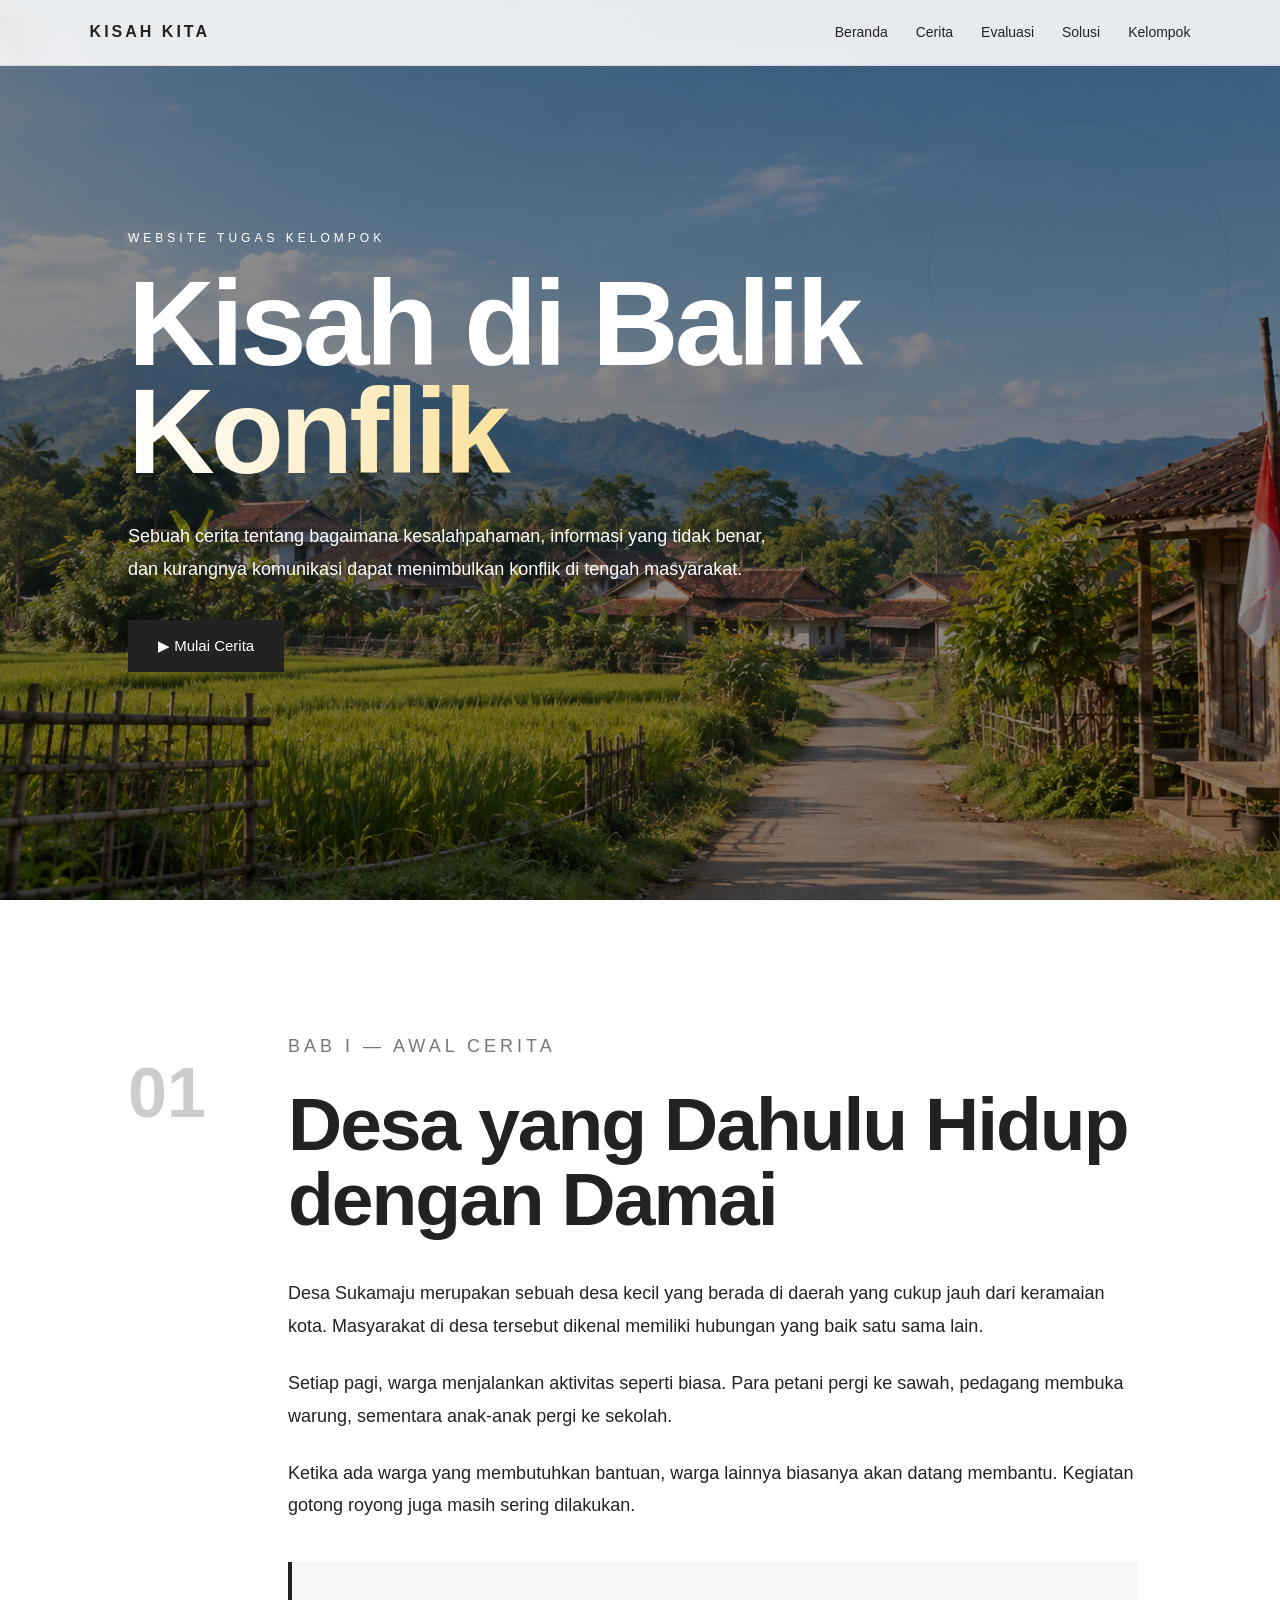
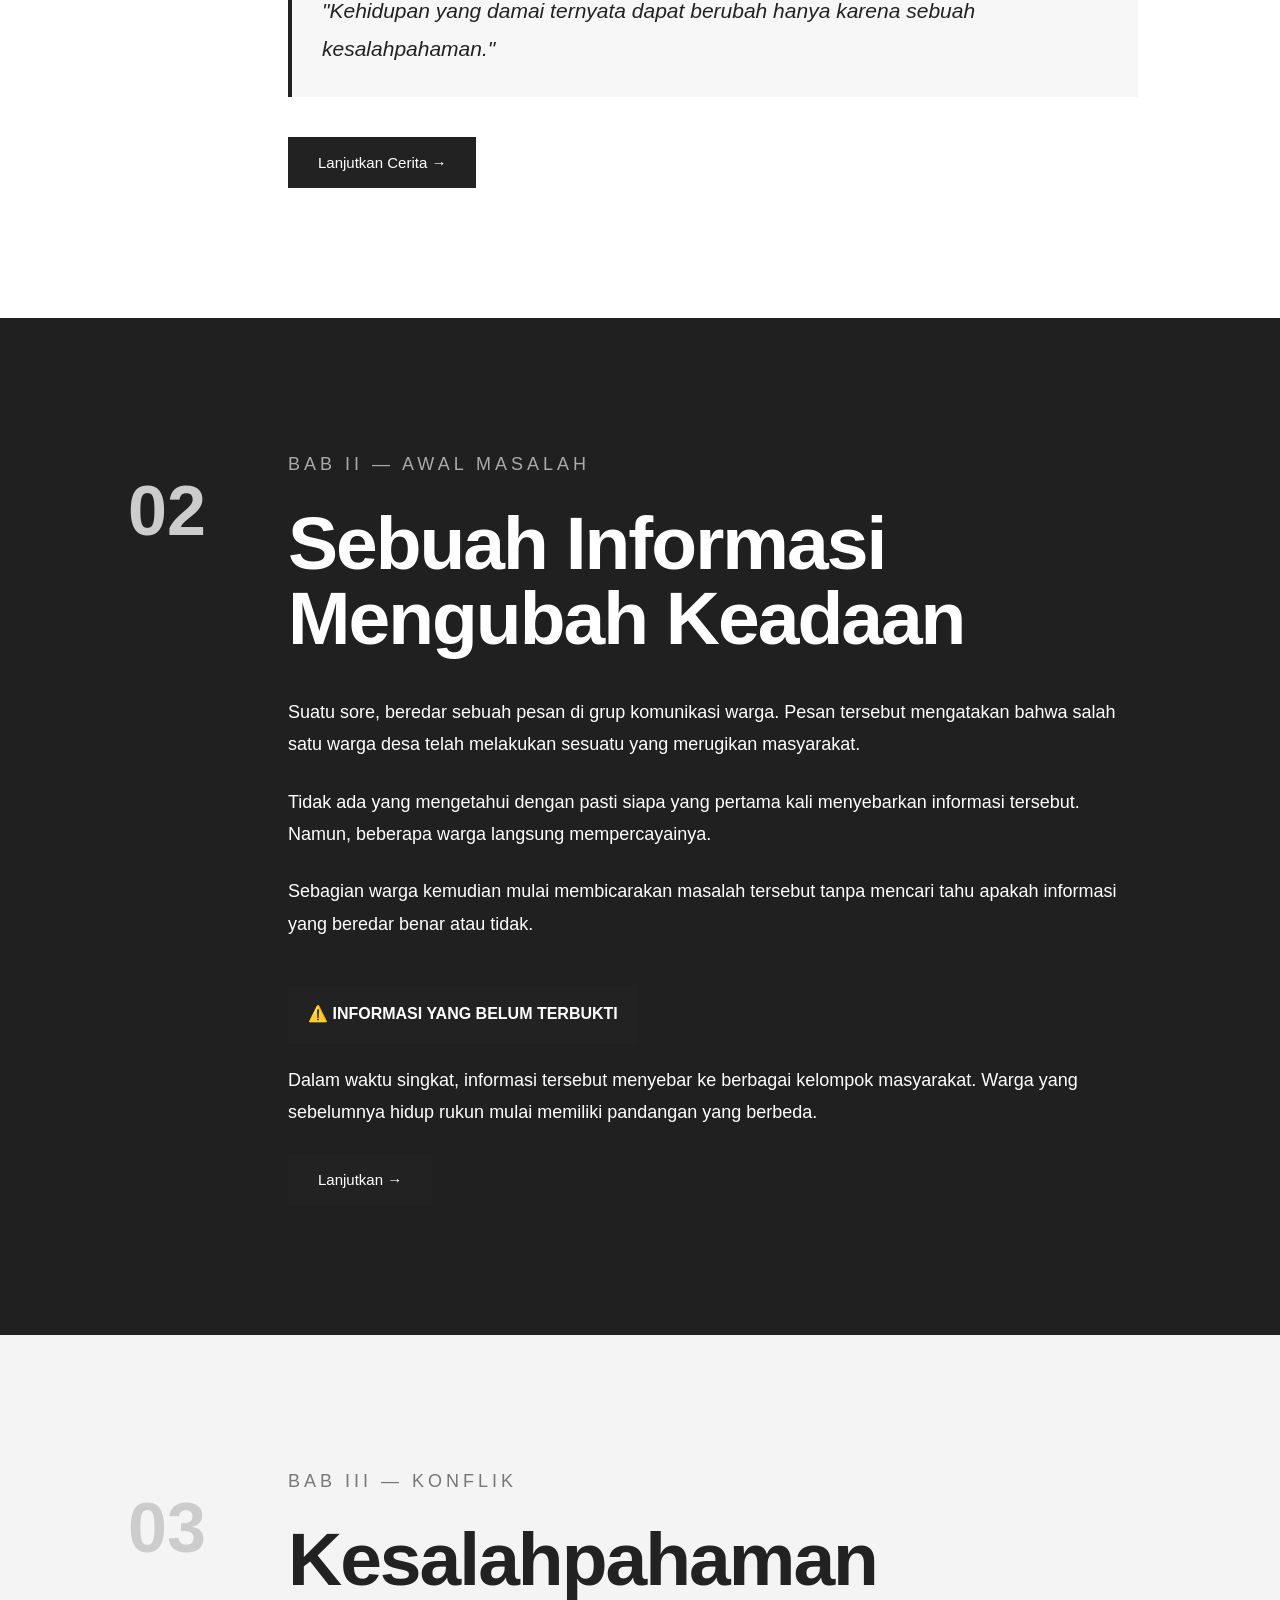
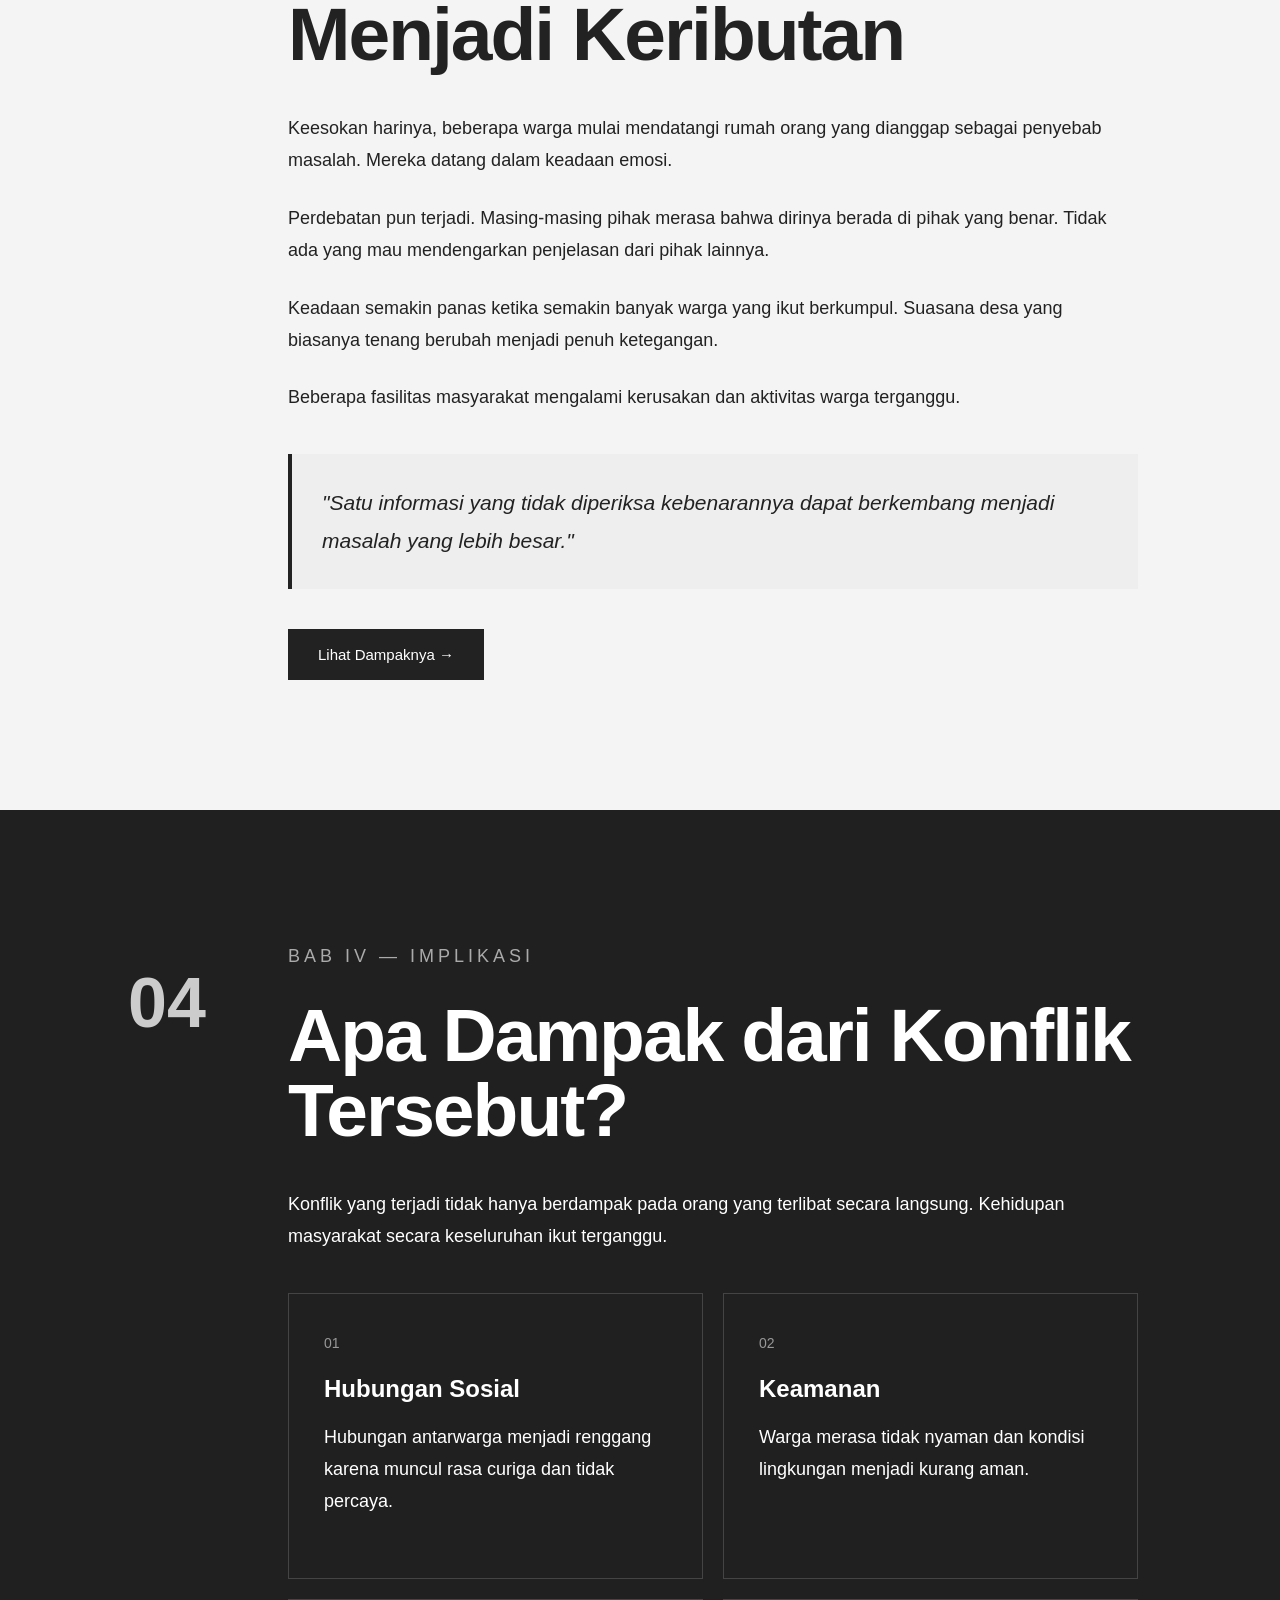
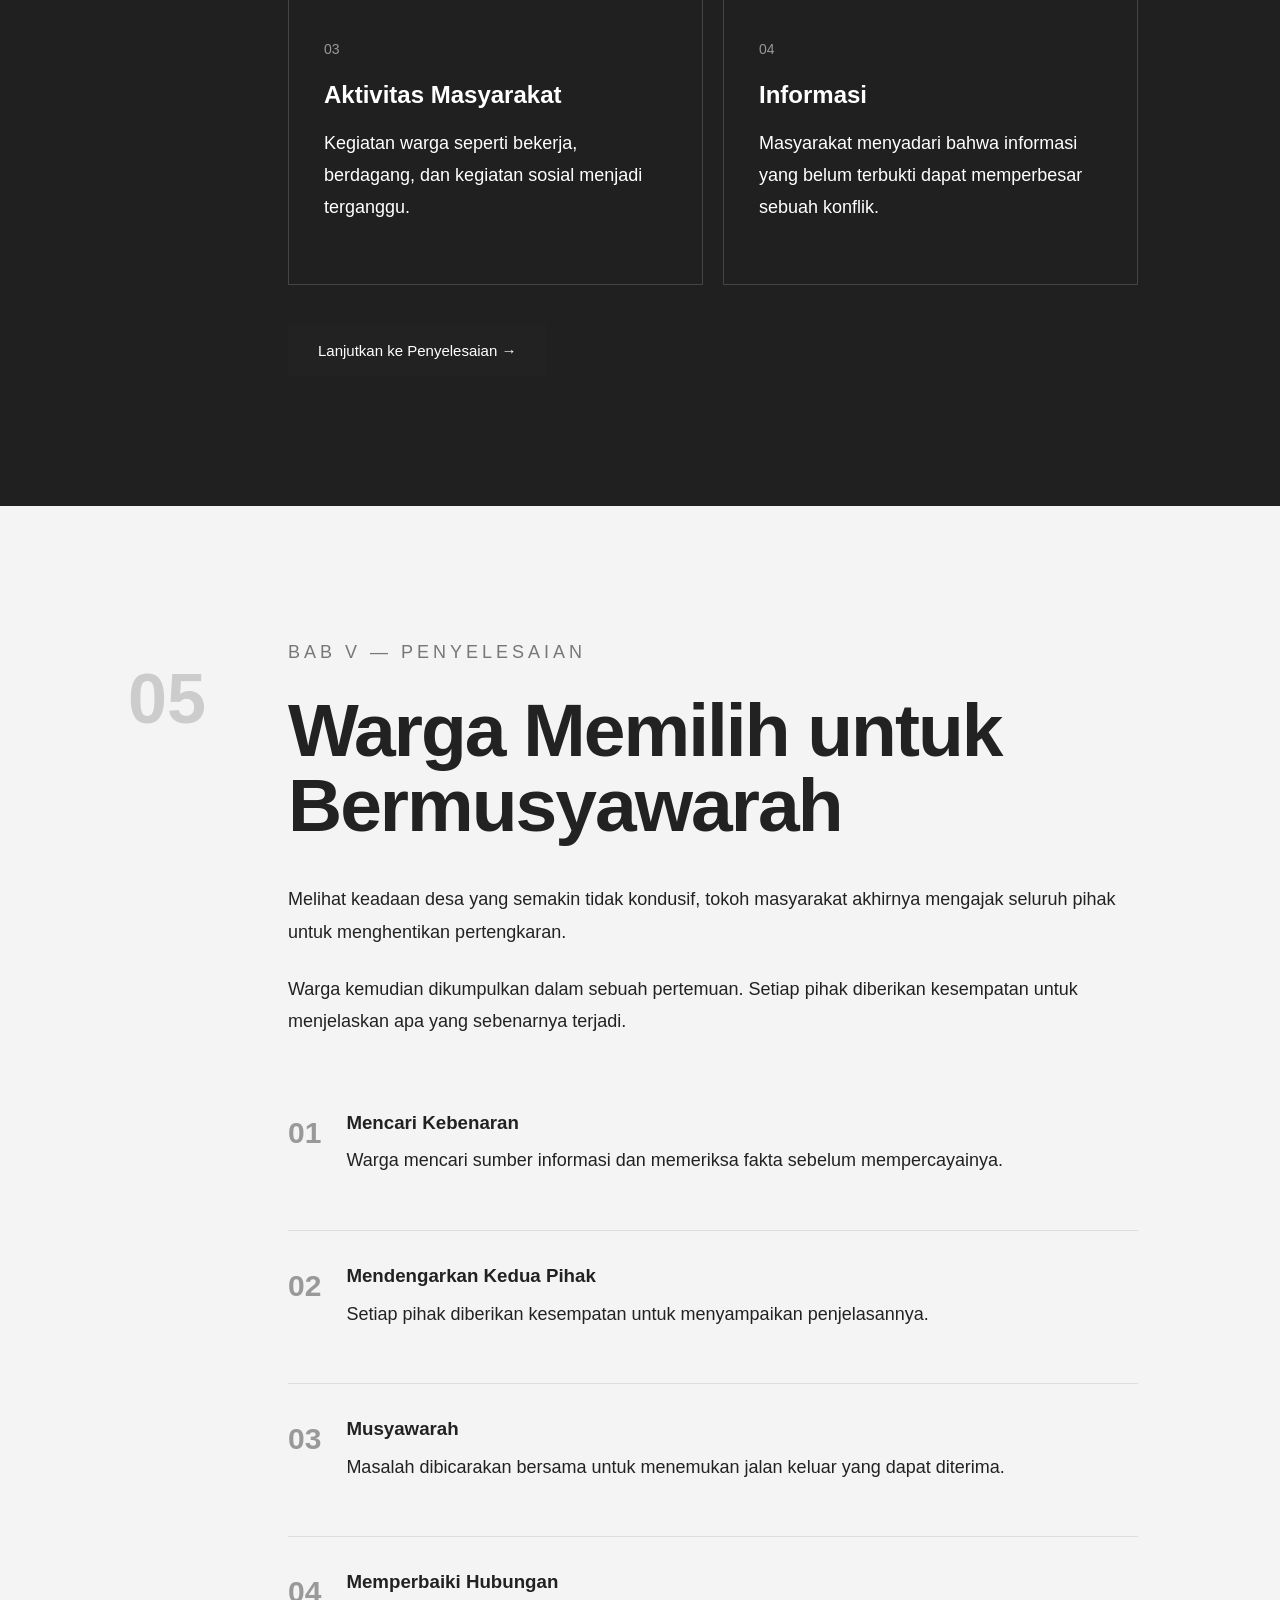
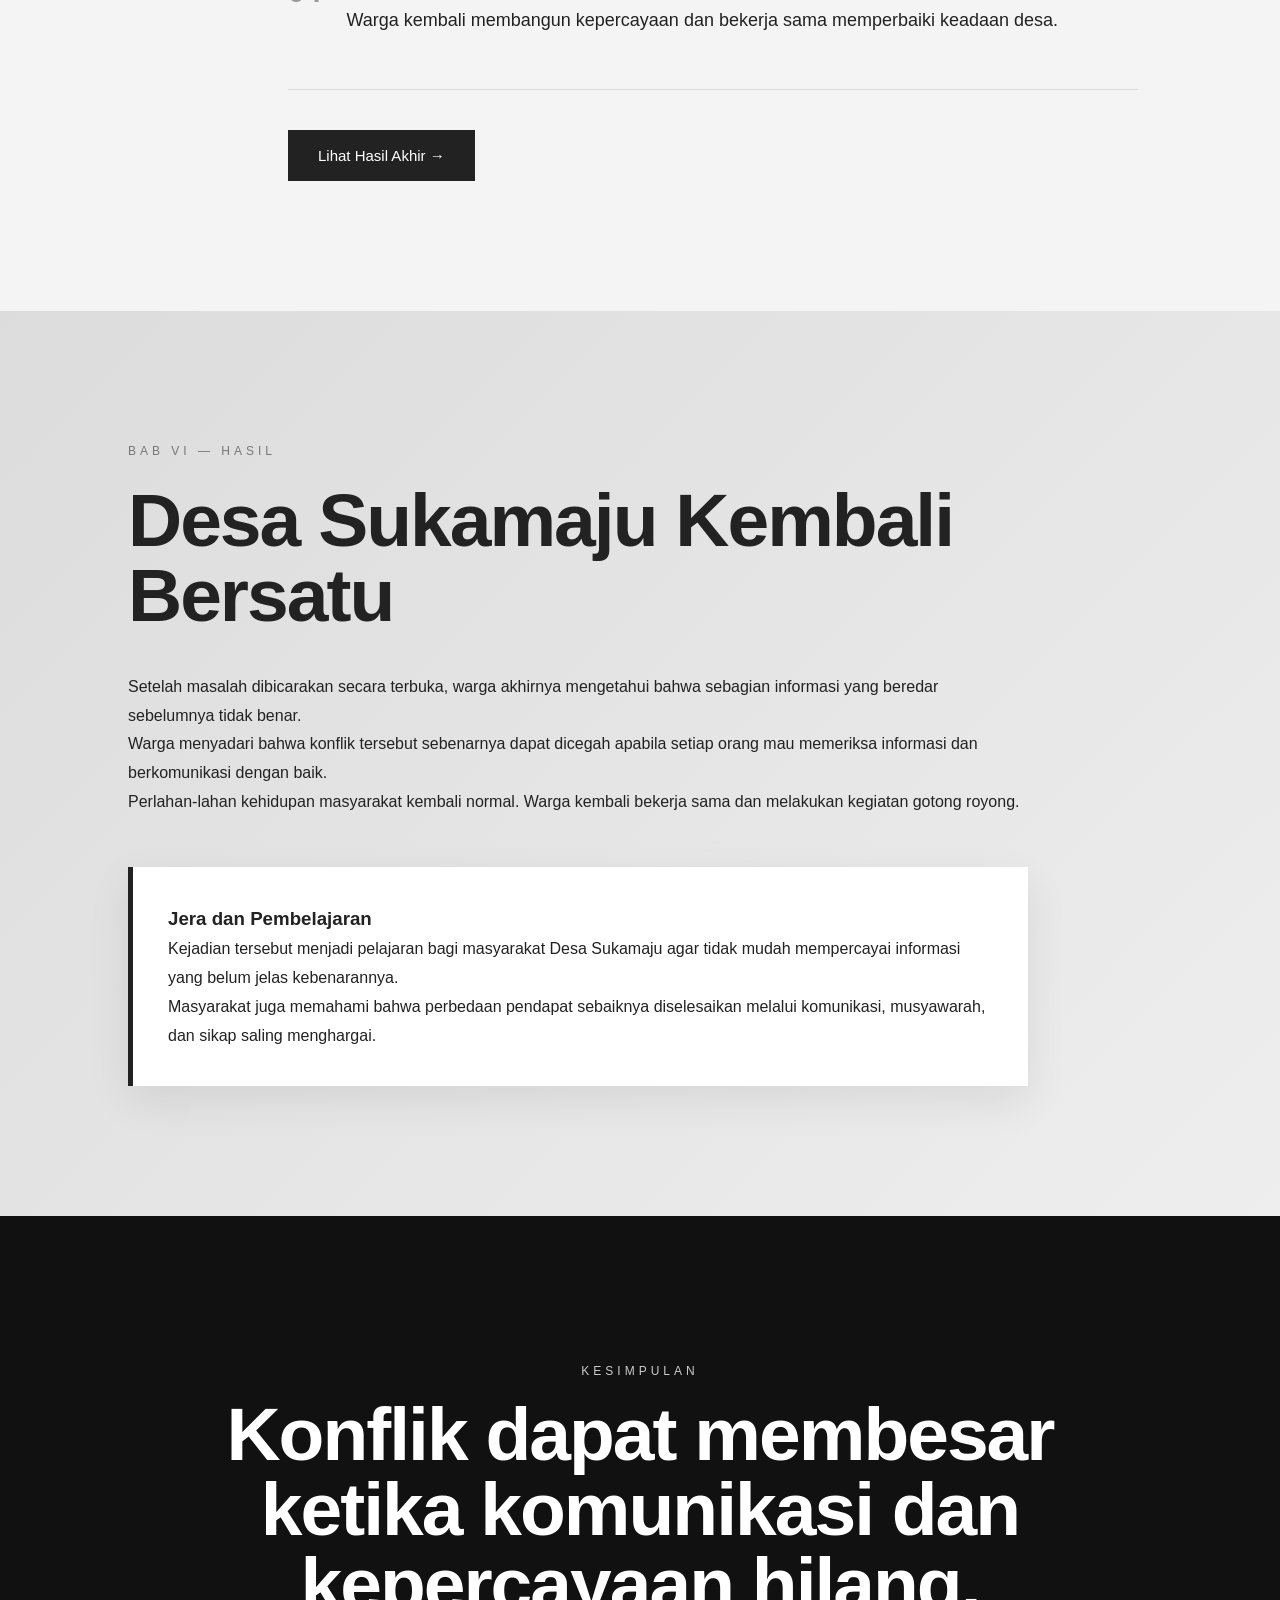
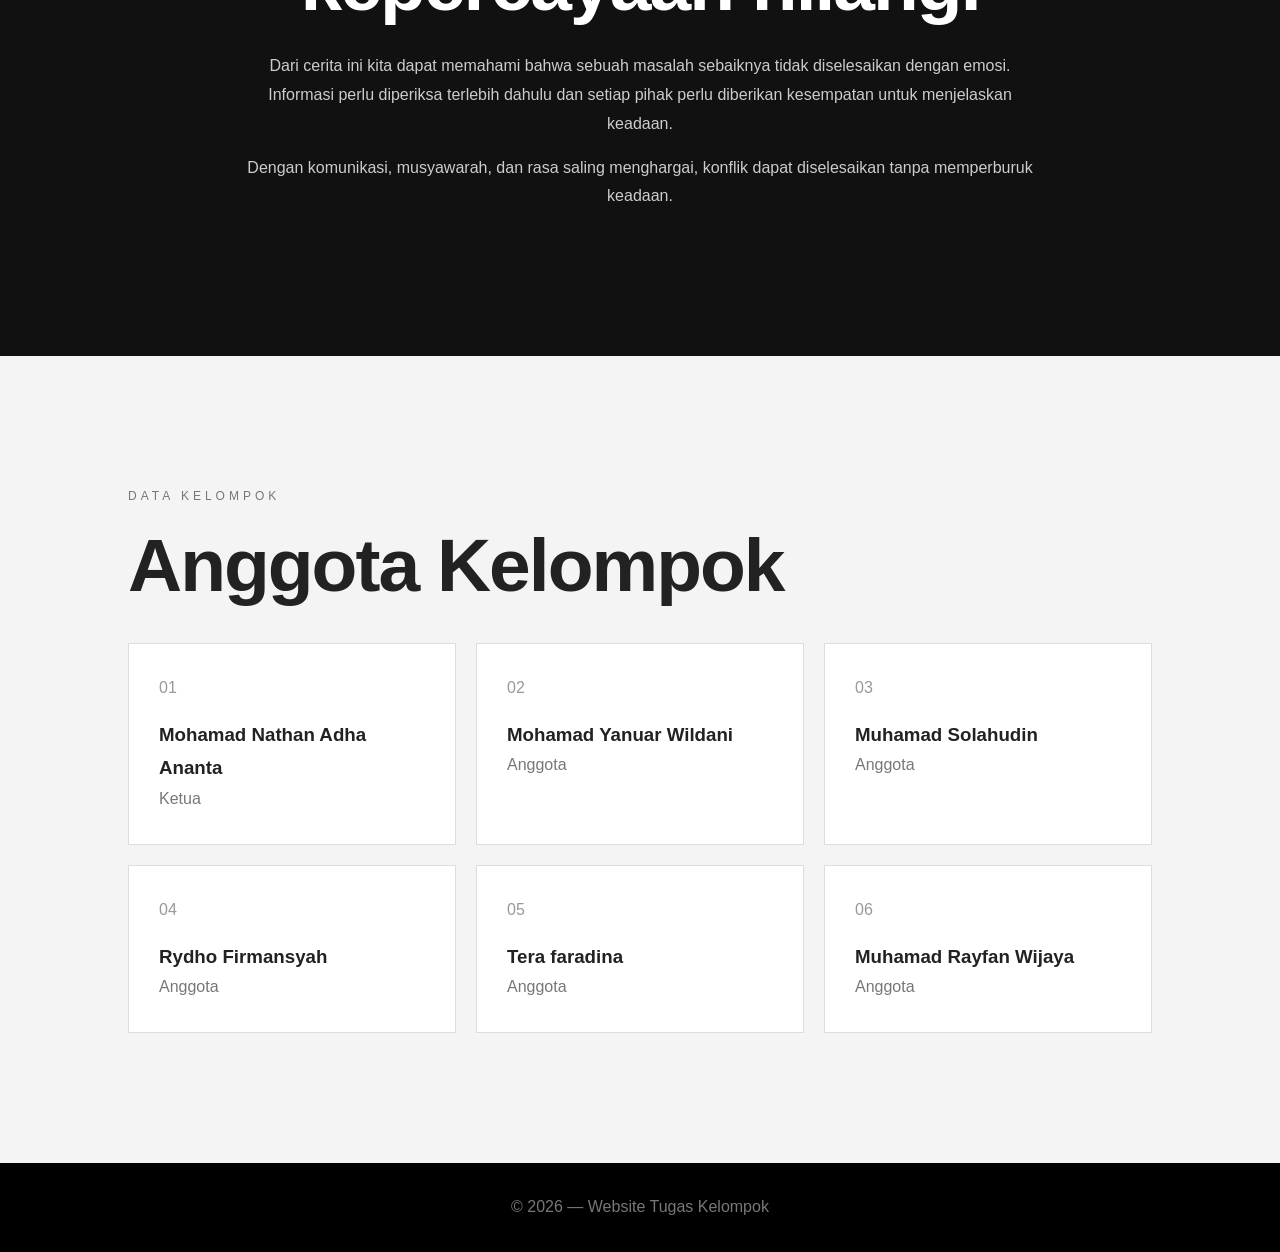
<file: index.html>
<!DOCTYPE html>
<html lang="id">
<head>
    <meta charset="UTF-8">
    <meta name="viewport" content="width=device-width, initial-scale=1.0">

    <title>Kisah di Balik Konflik</title>

    <link rel="stylesheet" href="style.css">
</head>

<body>

    <!-- NAVBAR -->
    <nav>
        <div class="logo">KISAH KITA</div>

        <div class="menu">
            <a href="#beranda">Beranda</a>
            <a href="#cerita">Cerita</a>
            <a href="evaluasi.html">Evaluasi</a>
            <a href="#solusi">Solusi</a>
            <a href="#anggota">Kelompok</a>
        </div>
    </nav>


    <!-- HERO -->
    <section id="beranda" class="hero">

        <div class="hero-content">

            <p class="small-title">
                WEBSITE TUGAS KELOMPOK
            </p>

            <h1>
                Kisah di Balik
                <span>Konflik</span>
            </h1>

            <p class="description">
                Sebuah cerita tentang bagaimana kesalahpahaman,
                informasi yang tidak benar, dan kurangnya komunikasi
                dapat menimbulkan konflik di tengah masyarakat.
            </p>

            <button onclick="mulaiCerita()">
                ▶ Mulai Cerita
            </button>

        </div>

    </section>


    <!-- INTRO -->
    <section id="cerita" class="story-intro">

        <div class="story-number">
            01
        </div>

        <div class="story-content">

            <p class="chapter">
                BAB I — AWAL CERITA
            </p>

            <h2>
                Desa yang Dahulu
                Hidup dengan Damai
            </h2>

            <p>
                Desa Sukamaju merupakan sebuah desa kecil yang berada
                di daerah yang cukup jauh dari keramaian kota.
                Masyarakat di desa tersebut dikenal memiliki hubungan
                yang baik satu sama lain.
            </p>

            <p>
                Setiap pagi, warga menjalankan aktivitas seperti biasa.
                Para petani pergi ke sawah, pedagang membuka warung,
                sementara anak-anak pergi ke sekolah.
            </p>

            <p>
                Ketika ada warga yang membutuhkan bantuan, warga lainnya
                biasanya akan datang membantu. Kegiatan gotong royong
                juga masih sering dilakukan.
            </p>

            <div class="quote">
                "Kehidupan yang damai ternyata dapat berubah
                hanya karena sebuah kesalahpahaman."
            </div>

            <button onclick="nextSection('konflik')">
                Lanjutkan Cerita →
            </button>

        </div>

    </section>


    <!-- KONFLIK -->
    <section id="konflik" class="dark-section">

        <div class="story-number">
            02
        </div>

        <div class="story-content">

            <p class="chapter">
                BAB II — AWAL MASALAH
            </p>

            <h2>
                Sebuah Informasi
                Mengubah Keadaan
            </h2>

            <p>
                Suatu sore, beredar sebuah pesan di grup komunikasi
                warga. Pesan tersebut mengatakan bahwa salah satu
                warga desa telah melakukan sesuatu yang merugikan
                masyarakat.
            </p>

            <p>
                Tidak ada yang mengetahui dengan pasti siapa yang
                pertama kali menyebarkan informasi tersebut.
                Namun, beberapa warga langsung mempercayainya.
            </p>

            <p>
                Sebagian warga kemudian mulai membicarakan masalah
                tersebut tanpa mencari tahu apakah informasi yang
                beredar benar atau tidak.
            </p>

            <div class="highlight">
                ⚠️ INFORMASI YANG BELUM TERBUKTI
            </div>

            <p>
                Dalam waktu singkat, informasi tersebut menyebar
                ke berbagai kelompok masyarakat. Warga yang sebelumnya
                hidup rukun mulai memiliki pandangan yang berbeda.
            </p>

            <button onclick="nextSection('kerusuhan')">
                Lanjutkan →
            </button>

        </div>

    </section>


    <!-- KERUSUHAN -->
    <section id="kerusuhan" class="story-section">

        <div class="story-number">
            03
        </div>

        <div class="story-content">

            <p class="chapter">
                BAB III — KONFLIK
            </p>

            <h2>
                Kesalahpahaman
                Menjadi Keributan
            </h2>

            <p>
                Keesokan harinya, beberapa warga mulai mendatangi
                rumah orang yang dianggap sebagai penyebab masalah.
                Mereka datang dalam keadaan emosi.
            </p>

            <p>
                Perdebatan pun terjadi. Masing-masing pihak merasa
                bahwa dirinya berada di pihak yang benar.
                Tidak ada yang mau mendengarkan penjelasan dari
                pihak lainnya.
            </p>

            <p>
                Keadaan semakin panas ketika semakin banyak warga
                yang ikut berkumpul. Suasana desa yang biasanya tenang
                berubah menjadi penuh ketegangan.
            </p>

            <p>
                Beberapa fasilitas masyarakat mengalami kerusakan
                dan aktivitas warga terganggu.
            </p>

            <div class="quote danger">
                "Satu informasi yang tidak diperiksa kebenarannya
                dapat berkembang menjadi masalah yang lebih besar."
            </div>

            <button onclick="nextSection('implikasi')">
                Lihat Dampaknya →
            </button>

        </div>

    </section>


    <!-- IMPLIKASI -->
    <section id="implikasi" class="dark-section">

        <div class="story-number">
            04
        </div>

        <div class="story-content">

            <p class="chapter">
                BAB IV — IMPLIKASI
            </p>

            <h2>
                Apa Dampak dari
                Konflik Tersebut?
            </h2>

            <p>
                Konflik yang terjadi tidak hanya berdampak pada orang
                yang terlibat secara langsung. Kehidupan masyarakat
                secara keseluruhan ikut terganggu.
            </p>

            <div class="impact-grid">

                <div class="impact-card">
                    <span>01</span>
                    <h3>Hubungan Sosial</h3>
                    <p>
                        Hubungan antarwarga menjadi renggang karena
                        muncul rasa curiga dan tidak percaya.
                    </p>
                </div>

                <div class="impact-card">
                    <span>02</span>
                    <h3>Keamanan</h3>
                    <p>
                        Warga merasa tidak nyaman dan kondisi lingkungan
                        menjadi kurang aman.
                    </p>
                </div>

                <div class="impact-card">
                    <span>03</span>
                    <h3>Aktivitas Masyarakat</h3>
                    <p>
                        Kegiatan warga seperti bekerja, berdagang,
                        dan kegiatan sosial menjadi terganggu.
                    </p>
                </div>

                <div class="impact-card">
                    <span>04</span>
                    <h3>Informasi</h3>
                    <p>
                        Masyarakat menyadari bahwa informasi yang belum
                        terbukti dapat memperbesar sebuah konflik.
                    </p>
                </div>

            </div>

            <button onclick="nextSection('penyelesaian')">
                Lanjutkan ke Penyelesaian →
            </button>

        </div>

    </section>


    <!-- PENYELESAIAN -->
    <section id="penyelesaian" class="story-section">

        <div class="story-number">
            05
        </div>

        <div class="story-content">

            <p class="chapter">
                BAB V — PENYELESAIAN
            </p>

            <h2>
                Warga Memilih
                untuk Bermusyawarah
            </h2>

            <p>
                Melihat keadaan desa yang semakin tidak kondusif,
                tokoh masyarakat akhirnya mengajak seluruh pihak
                untuk menghentikan pertengkaran.
            </p>

            <p>
                Warga kemudian dikumpulkan dalam sebuah pertemuan.
                Setiap pihak diberikan kesempatan untuk menjelaskan
                apa yang sebenarnya terjadi.
            </p>

            <div class="steps">

                <div class="step">
                    <span>01</span>
                    <div>
                        <h3>Mencari Kebenaran</h3>
                        <p>
                            Warga mencari sumber informasi dan
                            memeriksa fakta sebelum mempercayainya.
                        </p>
                    </div>
                </div>

                <div class="step">
                    <span>02</span>
                    <div>
                        <h3>Mendengarkan Kedua Pihak</h3>
                        <p>
                            Setiap pihak diberikan kesempatan untuk
                            menyampaikan penjelasannya.
                        </p>
                    </div>
                </div>

                <div class="step">
                    <span>03</span>
                    <div>
                        <h3>Musyawarah</h3>
                        <p>
                            Masalah dibicarakan bersama untuk menemukan
                            jalan keluar yang dapat diterima.
                        </p>
                    </div>
                </div>

                <div class="step">
                    <span>04</span>
                    <div>
                        <h3>Memperbaiki Hubungan</h3>
                        <p>
                            Warga kembali membangun kepercayaan dan
                            bekerja sama memperbaiki keadaan desa.
                        </p>
                    </div>
                </div>

            </div>

            <button onclick="nextSection('hasil')">
                Lihat Hasil Akhir →
            </button>

        </div>

    </section>


    <!-- HASIL -->
    <section id="hasil" class="result-section">

        <div class="result-content">

            <p class="chapter">
                BAB VI — HASIL
            </p>

            <h2>
                Desa Sukamaju
                Kembali Bersatu
            </h2>

            <p>
                Setelah masalah dibicarakan secara terbuka,
                warga akhirnya mengetahui bahwa sebagian informasi
                yang beredar sebelumnya tidak benar.
            </p>

            <p>
                Warga menyadari bahwa konflik tersebut sebenarnya
                dapat dicegah apabila setiap orang mau memeriksa
                informasi dan berkomunikasi dengan baik.
            </p>

            <p>
                Perlahan-lahan kehidupan masyarakat kembali normal.
                Warga kembali bekerja sama dan melakukan kegiatan
                gotong royong.
            </p>

            <div class="final-message">

                <h3>
                    Jera dan Pembelajaran
                </h3>

                <p>
                    Kejadian tersebut menjadi pelajaran bagi masyarakat
                    Desa Sukamaju agar tidak mudah mempercayai informasi
                    yang belum jelas kebenarannya.
                </p>

                <p>
                    Masyarakat juga memahami bahwa perbedaan pendapat
                    sebaiknya diselesaikan melalui komunikasi,
                    musyawarah, dan sikap saling menghargai.
                </p>

            </div>

        </div>

    </section>


    <!-- KESIMPULAN -->
    <section class="conclusion">

        <p class="chapter">
            KESIMPULAN
        </p>

        <h2>
            Konflik dapat membesar ketika
            komunikasi dan kepercayaan hilang.
        </h2>

        <p>
            Dari cerita ini kita dapat memahami bahwa sebuah masalah
            sebaiknya tidak diselesaikan dengan emosi. Informasi perlu
            diperiksa terlebih dahulu dan setiap pihak perlu diberikan
            kesempatan untuk menjelaskan keadaan.
        </p>

        <p>
            Dengan komunikasi, musyawarah, dan rasa saling menghargai,
            konflik dapat diselesaikan tanpa memperburuk keadaan.
        </p>

    </section>


    <!-- ANGGOTA -->
    <section id="anggota" class="members-section">

        <p class="chapter">
            DATA KELOMPOK
        </p>

        <h2>
            Anggota Kelompok
        </h2>

        <div class="members">

            <div class="member">
                <span>01</span>
                <h3>Mohamad Nathan Adha Ananta</h3>
                <p>Ketua</p>
            </div>

            <div class="member">
                <span>02</span>
                <h3>Mohamad Yanuar Wildani</h3>
                <p>Anggota</p>
            </div>

            <div class="member">
                <span>03</span>
                <h3>Muhamad Solahudin</h3>
                <p>Anggota</p>
            </div>

            <div class="member">
                <span>04</span>
                <h3>Rydho Firmansyah</h3>
                <p>Anggota</p>
            </div>

            <div class="member">
                <span>05</span>
                <h3>Tera faradina</h3>
                <p>Anggota</p>
            </div>

            <div class="member">
                <span>06</span>
                <h3>Muhamad Rayfan Wijaya</h3>
                <p>Anggota</p>
            </div>

        </div>

    </section>


    <footer>
        © 2026 — Website Tugas Kelompok
    </footer>


    <script src="script.js"></script>

</body>
</html>
</file>
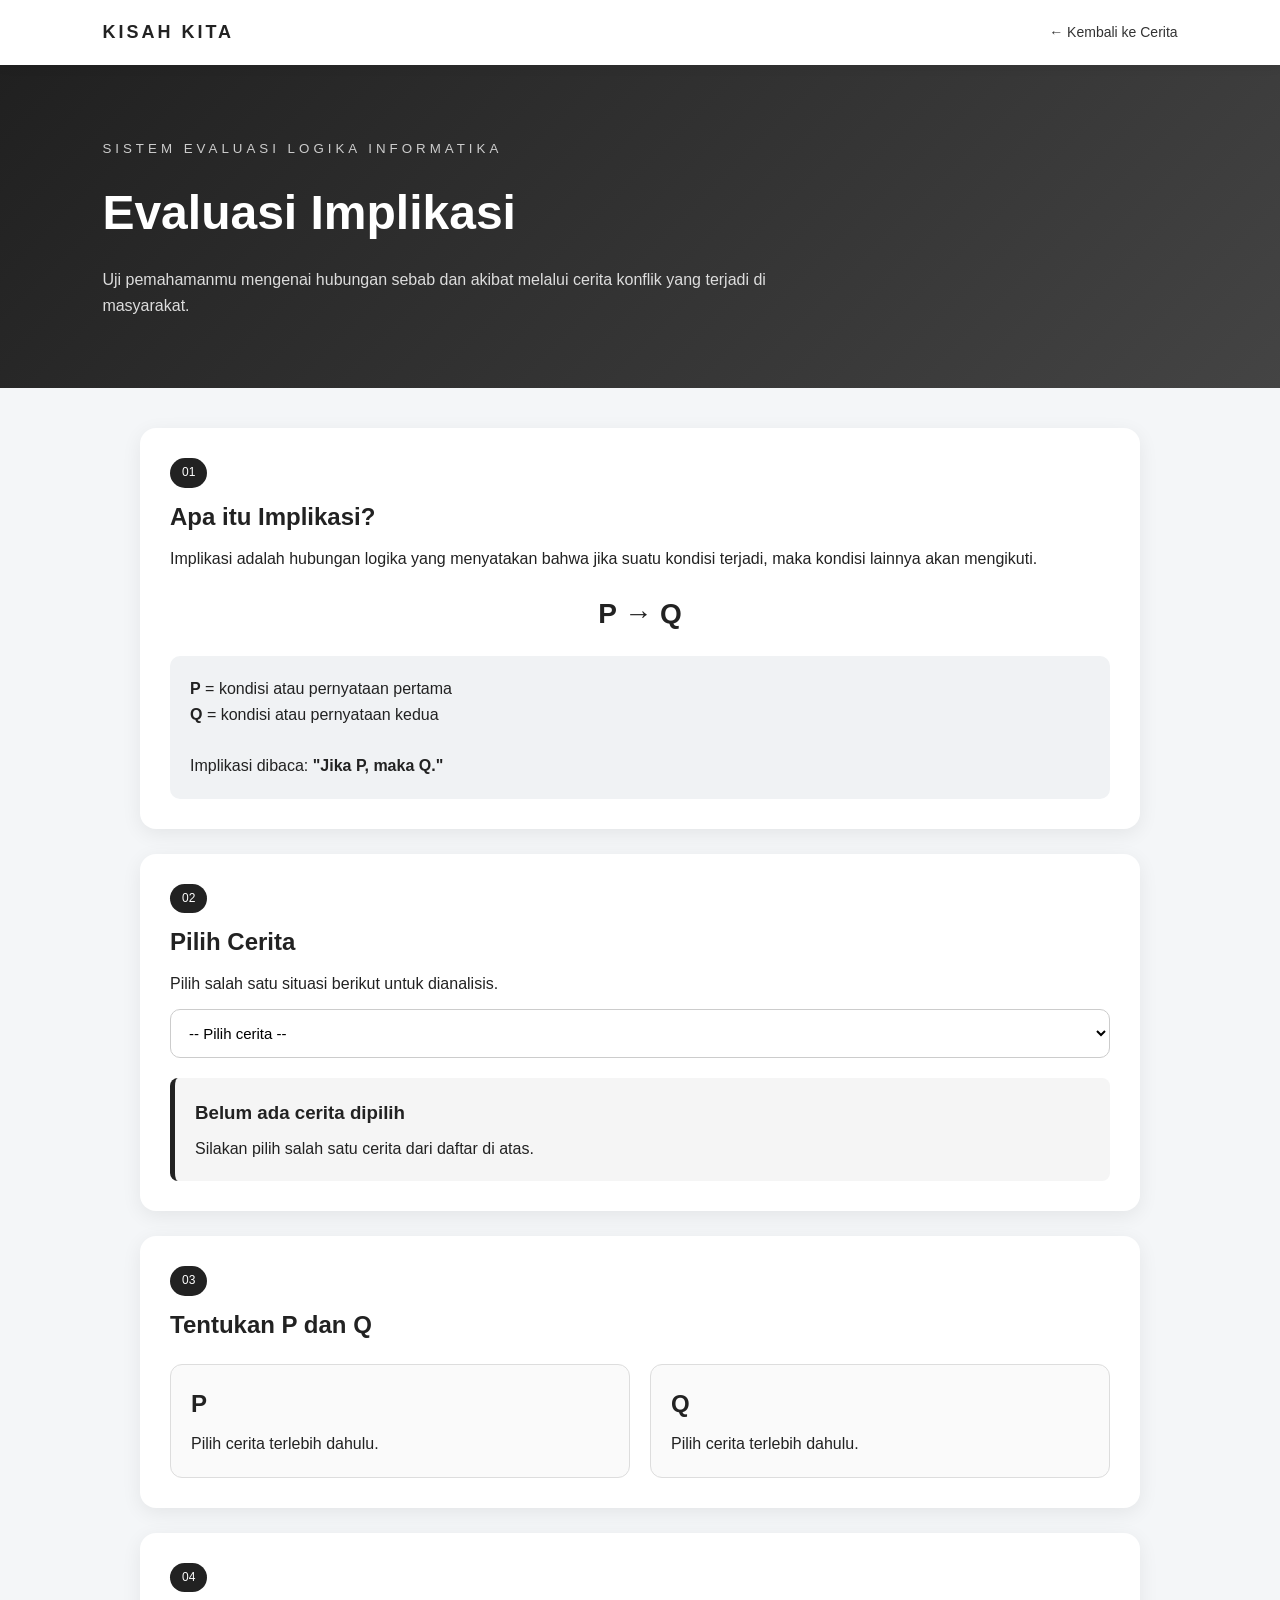
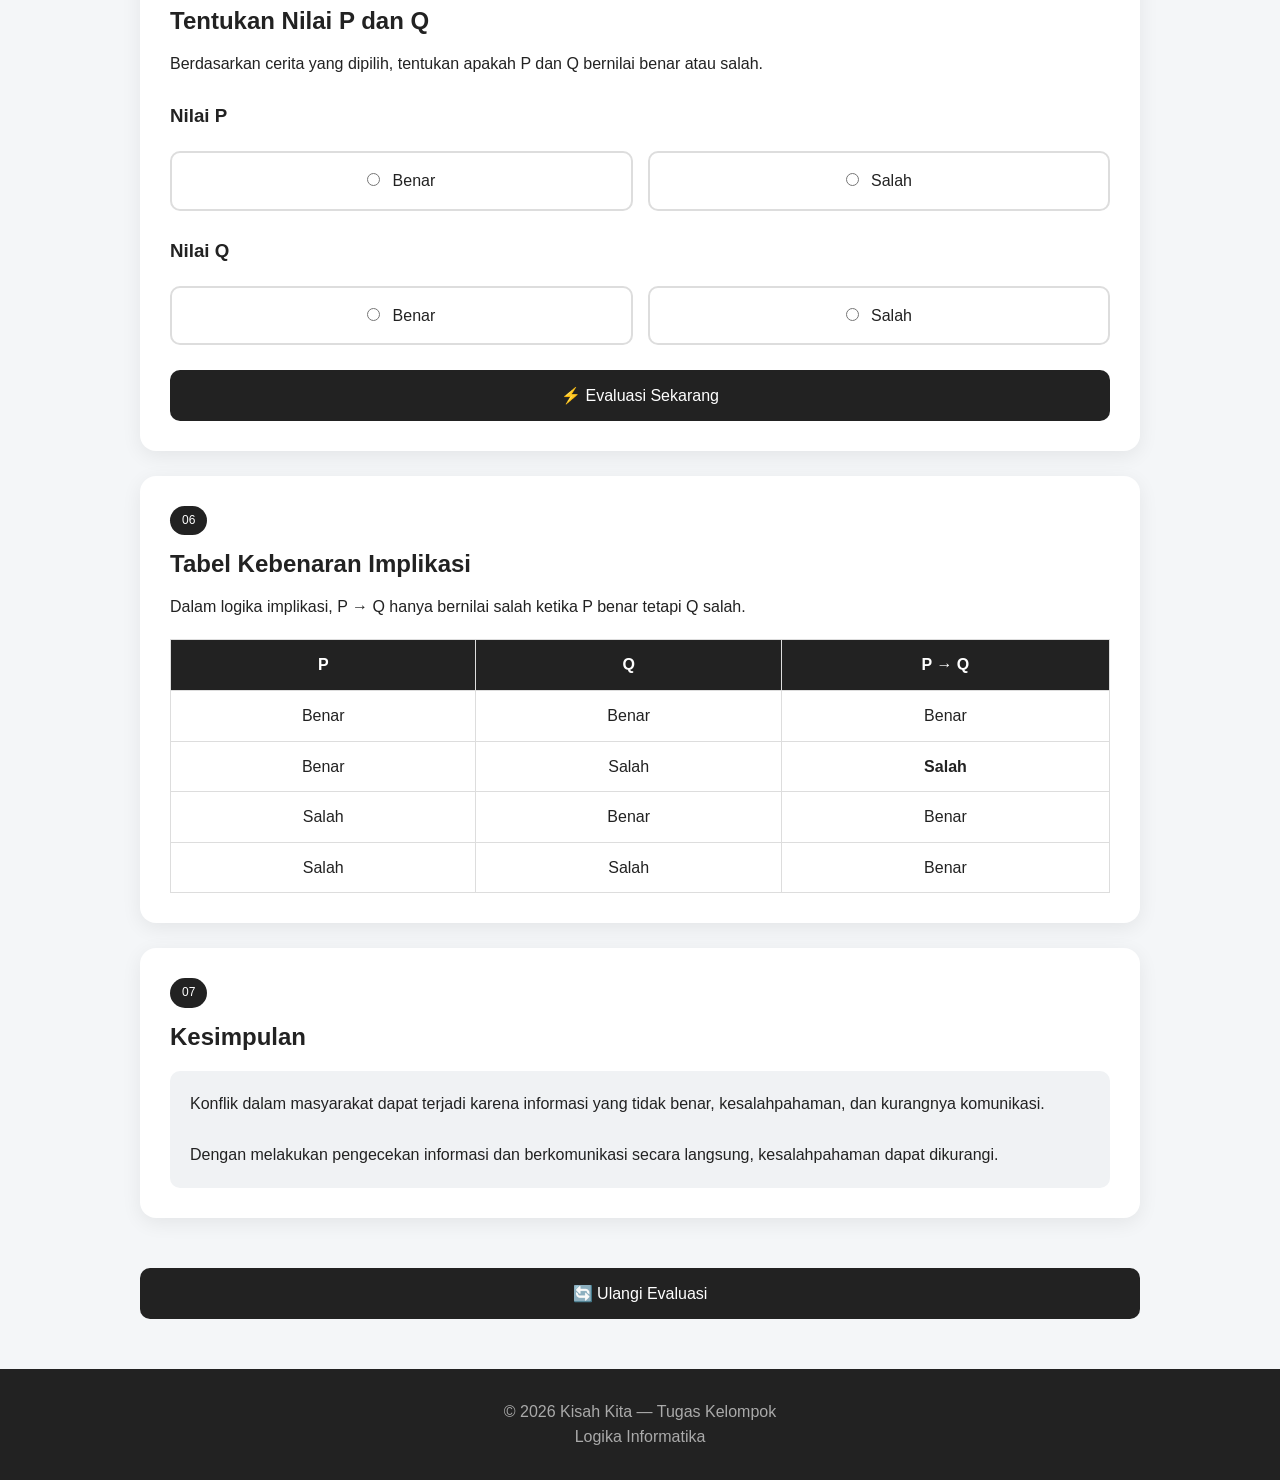
<file: evaluasi.html>
<!DOCTYPE html>
<html lang="id">
<head>
    <meta charset="UTF-8">
    <meta name="viewport" content="width=device-width, initial-scale=1.0">

    <title>Sistem Evaluasi Implikasi</title>

    <style>
        * {
            box-sizing: border-box;
            margin: 0;
            padding: 0;
        }

        body {
            font-family: Arial, sans-serif;
            background: #f4f6f8;
            color: #222;
            line-height: 1.6;
        }

        /* NAVBAR */
        nav {
            background: white;
            padding: 18px 8%;
            display: flex;
            justify-content: space-between;
            align-items: center;
            box-shadow: 0 2px 10px rgba(0,0,0,0.08);
            position: sticky;
            top: 0;
            z-index: 10;
        }

        .logo {
            font-weight: bold;
            letter-spacing: 3px;
            font-size: 18px;
        }

        .back {
            text-decoration: none;
            color: #333;
            font-size: 14px;
        }

        .back:hover {
            color: #777;
        }

        /* HEADER */
        .header {
            background: linear-gradient(135deg, #202020, #444);
            color: white;
            padding: 70px 8%;
        }

        .header small {
            letter-spacing: 4px;
            color: #ccc;
        }

        .header h1 {
            font-size: 48px;
            margin: 15px 0;
        }

        .header p {
            max-width: 700px;
            color: #ddd;
        }

        /* CONTAINER */
        .container {
            width: 90%;
            max-width: 1000px;
            margin: 40px auto;
        }

        .card {
            background: white;
            padding: 30px;
            border-radius: 16px;
            margin-bottom: 25px;
            box-shadow: 0 5px 20px rgba(0,0,0,0.07);
        }

        .card h2 {
            margin-bottom: 10px;
        }

        .number {
            display: inline-block;
            background: #222;
            color: white;
            padding: 5px 12px;
            border-radius: 20px;
            font-size: 12px;
            margin-bottom: 10px;
        }

        /* DROPDOWN */
        select {
            width: 100%;
            padding: 14px;
            border: 1px solid #ccc;
            border-radius: 10px;
            font-size: 15px;
            background: white;
            margin-top: 12px;
        }

        .story {
            margin-top: 20px;
            padding: 20px;
            background: #f5f5f5;
            border-left: 5px solid #222;
            border-radius: 8px;
        }

        .story h3 {
            margin-bottom: 8px;
        }

        /* P Q */
        .pq {
            display: grid;
            grid-template-columns: 1fr 1fr;
            gap: 20px;
            margin-top: 20px;
        }

        .pq-box {
            border: 1px solid #ddd;
            border-radius: 12px;
            padding: 20px;
            background: #fafafa;
        }

        .pq-box strong {
            display: block;
            font-size: 24px;
            margin-bottom: 8px;
        }

        /* PILIHAN */
        .choices {
            display: flex;
            gap: 15px;
            margin-top: 20px;
        }

        .choice {
            flex: 1;
            padding: 15px;
            border: 2px solid #ddd;
            border-radius: 10px;
            background: white;
            cursor: pointer;
            text-align: center;
            transition: 0.2s;
        }

        .choice:hover {
            border-color: #222;
            transform: translateY(-2px);
        }

        .choice input {
            margin-right: 8px;
        }

        /* BUTTON */
        .btn {
            width: 100%;
            padding: 16px;
            margin-top: 25px;
            border: none;
            border-radius: 10px;
            background: #222;
            color: white;
            font-size: 16px;
            cursor: pointer;
        }

        .btn:hover {
            background: #444;
        }

        /* RESULT */
        #hasil {
            display: none;
        }

        .result {
            padding: 25px;
            border-radius: 12px;
            margin-top: 20px;
        }

        .benar {
            background: #e7f7ed;
            border-left: 6px solid #249653;
        }

        .salah {
            background: #fdeaea;
            border-left: 6px solid #d33;
        }

        .score {
            font-size: 42px;
            font-weight: bold;
            margin: 10px 0;
        }

        /* TABLE */
        table {
            width: 100%;
            border-collapse: collapse;
            margin-top: 20px;
            background: white;
        }

        th, td {
            padding: 12px;
            border: 1px solid #ddd;
            text-align: center;
        }

        th {
            background: #222;
            color: white;
        }

        /* INFO */
        .info {
            background: #f0f2f4;
            padding: 20px;
            border-radius: 10px;
            margin-top: 15px;
        }

        .formula {
            font-size: 28px;
            font-weight: bold;
            text-align: center;
            margin: 20px 0;
        }

        /* FOOTER */
        footer {
            text-align: center;
            padding: 30px;
            background: #222;
            color: #aaa;
            margin-top: 50px;
        }

        /* HP */
        @media (max-width: 700px) {

            nav {
                padding: 15px 5%;
            }

            .header {
                padding: 50px 6%;
            }

            .header h1 {
                font-size: 34px;
            }

            .container {
                width: 92%;
            }

            .card {
                padding: 22px;
            }

            .pq {
                grid-template-columns: 1fr;
            }

            .choices {
                flex-direction: column;
            }

            table {
                font-size: 13px;
            }

            th, td {
                padding: 8px;
            }
        }
    </style>
</head>

<body>

<!-- NAVBAR -->
<nav>
    <div class="logo">KISAH KITA</div>

    <a class="back" href="index.html">
        ← Kembali ke Cerita
    </a>
</nav>


<!-- HEADER -->
<section class="header">

    <small>SISTEM EVALUASI LOGIKA INFORMATIKA</small>

    <h1>Evaluasi Implikasi</h1>

    <p>
        Uji pemahamanmu mengenai hubungan sebab dan akibat
        melalui cerita konflik yang terjadi di masyarakat.
    </p>

</section>


<div class="container">

    <!-- PENJELASAN -->
    <div class="card">

        <span class="number">01</span>

        <h2>Apa itu Implikasi?</h2>

        <p>
            Implikasi adalah hubungan logika yang menyatakan
            bahwa jika suatu kondisi terjadi, maka kondisi lainnya
            akan mengikuti.
        </p>

        <div class="formula">
            P → Q
        </div>

        <div class="info">
            <b>P</b> = kondisi atau pernyataan pertama
            <br>
            <b>Q</b> = kondisi atau pernyataan kedua
            <br><br>
            Implikasi dibaca:
            <b>"Jika P, maka Q."</b>
        </div>

    </div>


    <!-- PILIH CERITA -->
    <div class="card">

        <span class="number">02</span>

        <h2>Pilih Cerita</h2>

        <p>
            Pilih salah satu situasi berikut untuk dianalisis.
        </p>

        <select id="cerita" onchange="ubahCerita()">

            <option value="">
                -- Pilih cerita --
            </option>

            <option value="1">
                Cerita 1 - Pesan yang Salah
            </option>

            <option value="2">
                Cerita 2 - Informasi yang Tidak Dicek
            </option>

            <option value="3">
                Cerita 3 - Kurangnya Komunikasi
            </option>

        </select>


        <div id="story" class="story">

            <h3>Belum ada cerita dipilih</h3>

            <p>
                Silakan pilih salah satu cerita dari daftar di atas.
            </p>

        </div>

    </div>


    <!-- P DAN Q -->
    <div class="card">

        <span class="number">03</span>

        <h2>Tentukan P dan Q</h2>

        <div class="pq">

            <div class="pq-box">

                <strong>P</strong>

                <p id="pText">
                    Pilih cerita terlebih dahulu.
                </p>

            </div>


            <div class="pq-box">

                <strong>Q</strong>

                <p id="qText">
                    Pilih cerita terlebih dahulu.
                </p>

            </div>

        </div>

    </div>


    <!-- JAWABAN -->
    <div class="card">

        <span class="number">04</span>

        <h2>Tentukan Nilai P dan Q</h2>

        <p>
            Berdasarkan cerita yang dipilih,
            tentukan apakah P dan Q bernilai benar atau salah.
        </p>


        <h3 style="margin-top:25px;">Nilai P</h3>

        <div class="choices">

            <label class="choice">
                <input type="radio" name="p" value="true">
                Benar
            </label>

            <label class="choice">
                <input type="radio" name="p" value="false">
                Salah
            </label>

        </div>


        <h3 style="margin-top:25px;">Nilai Q</h3>

        <div class="choices">

            <label class="choice">
                <input type="radio" name="q" value="true">
                Benar
            </label>

            <label class="choice">
                <input type="radio" name="q" value="false">
                Salah
            </label>

        </div>


        <button class="btn" onclick="evaluasi()">
            ⚡ Evaluasi Sekarang
        </button>

    </div>


    <!-- HASIL -->
    <div id="hasil" class="card">

        <span class="number">05</span>

        <h2>Hasil Evaluasi</h2>

        <div id="hasilBox" class="result">

            <h2 id="hasilJudul"></h2>

            <div id="score" class="score"></div>

            <p id="hasilText"></p>

        </div>

    </div>


    <!-- TABEL -->
    <div class="card">

        <span class="number">06</span>

        <h2>Tabel Kebenaran Implikasi</h2>

        <p>
            Dalam logika implikasi, P → Q hanya bernilai salah
            ketika P benar tetapi Q salah.
        </p>

        <table>

            <tr>
                <th>P</th>
                <th>Q</th>
                <th>P → Q</th>
            </tr>

            <tr>
                <td>Benar</td>
                <td>Benar</td>
                <td>Benar</td>
            </tr>

            <tr>
                <td>Benar</td>
                <td>Salah</td>
                <td><b>Salah</b></td>
            </tr>

            <tr>
                <td>Salah</td>
                <td>Benar</td>
                <td>Benar</td>
            </tr>

            <tr>
                <td>Salah</td>
                <td>Salah</td>
                <td>Benar</td>
            </tr>

        </table>

    </div>


    <!-- KESIMPULAN -->
    <div class="card">

        <span class="number">07</span>

        <h2>Kesimpulan</h2>

        <div class="info">

            <p>
                Konflik dalam masyarakat dapat terjadi karena
                informasi yang tidak benar, kesalahpahaman,
                dan kurangnya komunikasi.
            </p>

            <br>

            <p>
                Dengan melakukan pengecekan informasi dan
                berkomunikasi secara langsung, kesalahpahaman
                dapat dikurangi.
            </p>

        </div>

    </div>


    <!-- ULANG -->
    <button class="btn" onclick="location.reload()">
        🔄 Ulangi Evaluasi
    </button>

</div>


<footer>

    <p>
        © 2026 Kisah Kita — Tugas Kelompok
    </p>

    <p>
        Logika Informatika
    </p>

</footer>


<script>

const dataCerita = {

    1: {
        judul: "Pesan yang Salah",

        cerita:
        "Seorang warga menerima pesan bahwa salah satu warga lain melakukan tindakan yang merugikan masyarakat. Pesan tersebut kemudian disebarkan tanpa memastikan kebenarannya. Akibatnya muncul kesalahpahaman antarwarga.",

        p:
        "Warga menerima dan menyebarkan informasi tersebut tanpa melakukan pengecekan.",

        q:
        "Terjadi kesalahpahaman antarwarga."
    },


    2: {
        judul: "Informasi yang Tidak Dicek",

        cerita:
        "Sebuah informasi mengenai kegiatan desa tersebar melalui grup komunikasi. Beberapa warga langsung mempercayainya tanpa mencari sumber informasi yang jelas. Setelah diperiksa, informasi tersebut ternyata tidak sepenuhnya benar.",

        p:
        "Warga mempercayai informasi tanpa melakukan pengecekan.",

        q:
        "Terjadi kesalahpahaman mengenai kegiatan desa."
    },


    3: {
        judul: "Kurangnya Komunikasi",

        cerita:
        "Dua kelompok warga memiliki pemahaman yang berbeda mengenai sebuah kegiatan. Karena tidak melakukan komunikasi secara langsung, masing-masing kelompok menganggap kelompok lainnya melakukan kesalahan.",

        p:
        "Warga tidak melakukan komunikasi secara langsung.",

        q:
        "Terjadi konflik atau kesalahpahaman."
    }

};


function ubahCerita() {

    const pilihan =
        document.getElementById("cerita").value;

    const story =
        document.getElementById("story");

    const pText =
        document.getElementById("pText");

    const qText =
        document.getElementById("qText");


    if (!pilihan) {

        story.innerHTML = `
            <h3>Belum ada cerita dipilih</h3>
            <p>
                Silakan pilih salah satu cerita dari daftar di atas.
            </p>
        `;

        pText.innerText =
            "Pilih cerita terlebih dahulu.";

        qText.innerText =
            "Pilih cerita terlebih dahulu.";

        return;
    }


    const data = dataCerita[pilihan];


    story.innerHTML = `
        <h3>${data.judul}</h3>
        <p>${data.cerita}</p>
    `;


    pText.innerText = data.p;

    qText.innerText = data.q;

}


function evaluasi() {

    const cerita =
        document.getElementById("cerita").value;


    if (!cerita) {

        alert("Silakan pilih cerita terlebih dahulu.");

        return;
    }


    const p =
        document.querySelector(
            'input[name="p"]:checked'
        );


    const q =
        document.querySelector(
            'input[name="q"]:checked'
        );


    if (!p || !q) {

        alert(
            "Silakan tentukan nilai P dan Q terlebih dahulu."
        );

        return;
    }


    const nilaiP =
        p.value === "true";

    const nilaiQ =
        q.value === "true";


    /*
        Rumus implikasi:

        P → Q

        Salah hanya ketika:
        P = benar
        Q = salah
    */

    const hasil =
        !nilaiP || nilaiQ;


    const hasilSection =
        document.getElementById("hasil");

    const hasilBox =
        document.getElementById("hasilBox");

    const hasilJudul =
        document.getElementById("hasilJudul");

    const score =
        document.getElementById("score");

    const hasilText =
        document.getElementById("hasilText");


    hasilSection.style.display = "block";


    if (hasil) {

        hasilBox.className =
            "result benar";

        hasilJudul.innerText =
            "✅ IMPLIKASI BENAR";

        score.innerText =
            "100 / 100";

        hasilText.innerHTML = `
            Pernyataan <b>P → Q</b> bernilai
            <b>BENAR</b> berdasarkan nilai P dan Q
            yang kamu pilih.
            <br><br>
            Artinya, hubungan antara kondisi P
            dan kondisi Q tidak bertentangan dengan
            aturan implikasi.
        `;

    } else {

        hasilBox.className =
            "result salah";

        hasilJudul.innerText =
            "❌ IMPLIKASI SALAH";

        score.innerText =
            "0 / 100";

        hasilText.innerHTML = `
            Pernyataan <b>P → Q</b> bernilai
            <b>SALAH</b>.
            <br><br>
            Hal ini terjadi karena <b>P bernilai benar</b>,
            tetapi <b>Q bernilai salah</b>.
            <br><br>
            Dalam logika implikasi, kondisi tersebut
            merupakan satu-satunya keadaan yang membuat
            P → Q bernilai salah.
        `;
    }


    hasilSection.scrollIntoView({
        behavior: "smooth"
    });

}

</script>

</body>
</html>
</file>
<file: style.css>
* {
    margin: 0;
    padding: 0;
    box-sizing: border-box;
}

html {
    scroll-behavior: smooth;
}

body {
    font-family: Arial, sans-serif;
    background: #f4f4f4;
    color: #222;
    line-height: 1.8;
    overflow-x: hidden;
}


/* =========================
   NAVBAR
========================= */

nav {
    position: fixed;
    top: 0;
    width: 100%;
    z-index: 1000;

    display: flex;
    justify-content: space-between;
    align-items: center;

    padding: 18px 7%;

    background: rgba(255,255,255,0.88);
    backdrop-filter: blur(15px);

    border-bottom: 1px solid rgba(0,0,0,0.08);
}

.logo {
    font-weight: bold;
    letter-spacing: 3px;
}

.menu {
    display: flex;
    gap: 28px;
}

.menu a {
    color: #222;
    text-decoration: none;
    font-size: 14px;

    transition: 0.3s;
}

.menu a:hover {
    color: #888;
}


/* =========================
   HERO
========================= */

.hero {
    min-height: 100vh;

    display: flex;
    align-items: center;

    padding: 120px 10%;

    position: relative;
    overflow: hidden;

    background:
    linear-gradient(
        rgba(0, 0, 0, 0.45),
        rgba(0, 0, 0, 0.45)
    ),
    url("desa.jpg");

background-size: cover;
background-position: center;
background-repeat: no-repeat;
}


/* lingkaran dekorasi */

.hero::before {
    content: "";

    position: absolute;

    width: 500px;
    height: 500px;

    border-radius: 50%;

    border: 1px solid rgba(0,0,0,0.08);

    right: -200px;
    bottom: -200px;

    animation: rotateCircle 20s linear infinite;
}

.hero::after {
    content: "";

    position: absolute;

    width: 300px;
    height: 300px;

    border-radius: 50%;

    border: 1px solid rgba(0,0,0,0.08);

    right: 50px;
    top: 120px;

    animation: rotateCircle 15s linear infinite reverse;
}

@keyframes rotateCircle {

    from {
        transform: rotate(0deg);
    }

    to {
        transform: rotate(360deg);
    }

}


.hero-content {
    max-width: 900px;
    position: relative;
    z-index: 2;

    animation: heroIn 1.2s ease;
}

@keyframes heroIn {

    from {
        opacity: 0;
        transform: translateY(40px);
    }

    to {
        opacity: 1;
        transform: translateY(0);
    }

}

.small-title {
    letter-spacing: 4px;
    font-size: 12px;
    color: white;
    margin-bottom: 20px;
}

.chapter {
    letter-spacing: 4px;
    font-size: 12px;
    color: #777;
    margin-bottom: 20px;
}

.hero h1 {
    font-size: clamp(60px, 10vw, 120px);
    line-height: 0.9;

    margin-bottom: 35px;

    letter-spacing: -4px;
    color: white;
}

.hero h1 span {
    display: block;

    background: linear-gradient(
        90deg,
        #ffffff,
        #f5c542
    );

    background-clip: text;
    -webkit-background-clip: text;

    color: transparent;
    -webkit-text-ill-color: transparent;
}

.description {
    max-width: 650px;

    font-size: 18px;

    color: white;

    margin-bottom: 35px;
}


/* =========================
   BUTTON
========================= */

button {
    border: none;

    padding: 17px 30px;

    background: #222;
    color: white;

    cursor: pointer;

    font-size: 15px;

    transition: 0.3s;

    position: relative;
    overflow: hidden;
}

button::before {
    content: "";

    position: absolute;

    width: 0;
    height: 100%;

    left: 0;
    top: 0;

    background: #555;

    transition: 0.3s;

    z-index: 0;
}

button:hover::before {
    width: 100%;
}

button:hover {
    transform: translateY(-4px);
}

button {
    isolation: isolate;
}

button::after {
    content: "";
}

button {
    z-index: 1;
}


/* =========================
   STORY SECTION
========================= */

.story-section,
.story-intro,
.dark-section {

    min-height: 100vh;

    display: grid;

    grid-template-columns: 120px 1fr;

    gap: 40px;

    padding: 130px 10%;
}

.story-intro {
    background: #fff;
}

.story-content {
    max-width: 850px;
}

.story-number {

    font-size: 70px;

    font-weight: bold;

    color: #ccc;

    transition: 0.5s;
}

.story-content h2,
.result-content h2,
.conclusion h2,
.members-section h2 {

    font-size: clamp(40px, 6vw, 75px);

    line-height: 1;

    margin-bottom: 40px;

    letter-spacing: -2px;
}

.story-content p {

    font-size: 18px;

    margin-bottom: 25px;
}


/* =========================
   DARK SECTION
========================= */

.dark-section {

    background: #202020;

    color: white;
}

.dark-section .chapter {
    color: #aaa;
}


/* =========================
   QUOTE
========================= */

.quote {

    margin: 40px 0;

    padding: 30px;

    border-left: 4px solid #222;

    font-size: 21px;

    font-style: italic;

    background: rgba(0,0,0,0.03);
}

.dark-section .quote {
    border-color: white;
}

.danger {
    background: #eee;
    color: #222;
}


/* =========================
   HIGHLIGHT
========================= */

.highlight {

    display: inline-block;

    margin: 20px 0;

    padding: 15px 20px;

    background: #222;

    color: white;

    font-weight: bold;

    transition: 0.3s;
}

.highlight:hover {
    transform: translateX(8px);
}


/* =========================
   IMPACT CARD
========================= */

.impact-grid {

    display: grid;

    grid-template-columns: repeat(2, 1fr);

    gap: 20px;

    margin: 40px 0;
}

.impact-card {

    padding: 35px;

    border: 1px solid #444;

    transition: 0.4s;

    position: relative;

    overflow: hidden;
}

.impact-card::before {

    content: "";

    position: absolute;

    width: 100%;
    height: 3px;

    background: white;

    left: -100%;

    top: 0;

    transition: 0.4s;
}

.impact-card:hover::before {
    left: 0;
}

.impact-card:hover {

    transform: translateY(-10px);

    background: #292929;
}

.impact-card span {

    color: #999;

    font-size: 14px;
}

.impact-card h3 {

    margin: 10px 0;

    font-size: 24px;
}


/* =========================
   STEPS
========================= */

.steps {
    margin: 40px 0;
}

.step {

    display: flex;

    gap: 25px;

    padding: 28px 0;

    border-bottom: 1px solid #ddd;

    transition: 0.3s;
}

.step:hover {
    padding-left: 10px;
}

.step span {

    font-size: 30px;

    font-weight: bold;

    color: #999;
}

.step h3 {
    margin-bottom: 5px;
}


/* =========================
   RESULT
========================= */

.result-section {

    min-height: 100vh;

    padding: 130px 10%;

    background:
        linear-gradient(
            135deg,
            #dcdcdc,
            #eeeeee
        );
}

.result-content {
    max-width: 900px;
}

.final-message {

    margin-top: 50px;

    padding: 35px;

    background: white;

    border-left: 5px solid #222;

    box-shadow:
        0 15px 40px rgba(0,0,0,0.08);

    transition: 0.3s;
}

.final-message:hover {

    transform: translateY(-5px);

}


/* =========================
   CONCLUSION
========================= */

.conclusion {

    padding: 130px 10%;

    background: #111;

    color: white;

    text-align: center;
}

.conclusion h2 {

    max-width: 900px;

    margin: auto auto 30px;
}

.conclusion p {

    max-width: 800px;

    margin: 15px auto;

    color: #ccc;
}


/* =========================
   MEMBERS
========================= */

.members-section {

    padding: 130px 10%;

    background: #f4f4f4;
}

.members {

    display: grid;

    grid-template-columns: repeat(3, 1fr);

    gap: 20px;
}

.member {

    background: white;

    padding: 30px;

    border: 1px solid #ddd;

    transition: 0.4s;
}

.member:hover {

    transform: translateY(-8px);

    box-shadow:
        0 15px 30px rgba(0,0,0,0.08);
}

.member span {
    color: #999;
}

.member h3 {
    margin-top: 15px;
}

.member p {
    color: #777;
}


/* =========================
   FOOTER
========================= */

footer {

    padding: 30px;

    text-align: center;

    background: #000;

    color: #777;
}


/* =========================
   SCROLL ANIMATION
========================= */

.story-content,
.result-content,
.impact-card,
.step,
.member {

    opacity: 0;

    transform: translateY(40px);

    transition:
        opacity 0.8s ease,
        transform 0.8s ease;
}

.show {

    opacity: 1;

    transform: translateY(0);
}


/* =========================
   MOBILE
========================= */

@media (max-width: 800px) {

    .menu {
        display: none;
    }

    .story-section,
    .story-intro,
    .dark-section {

        grid-template-columns: 1fr;

        padding: 100px 7%;
    }

    .story-number {
        font-size: 45px;
    }

    .impact-grid,
    .members {

        grid-template-columns: 1fr;
    }

    .hero {

        padding: 120px 7%;
    }

    .hero h1 {

        font-size: 60px;

        letter-spacing: -2px;
    }

    .description {
        font-size: 16px;
    }
}
</file>
